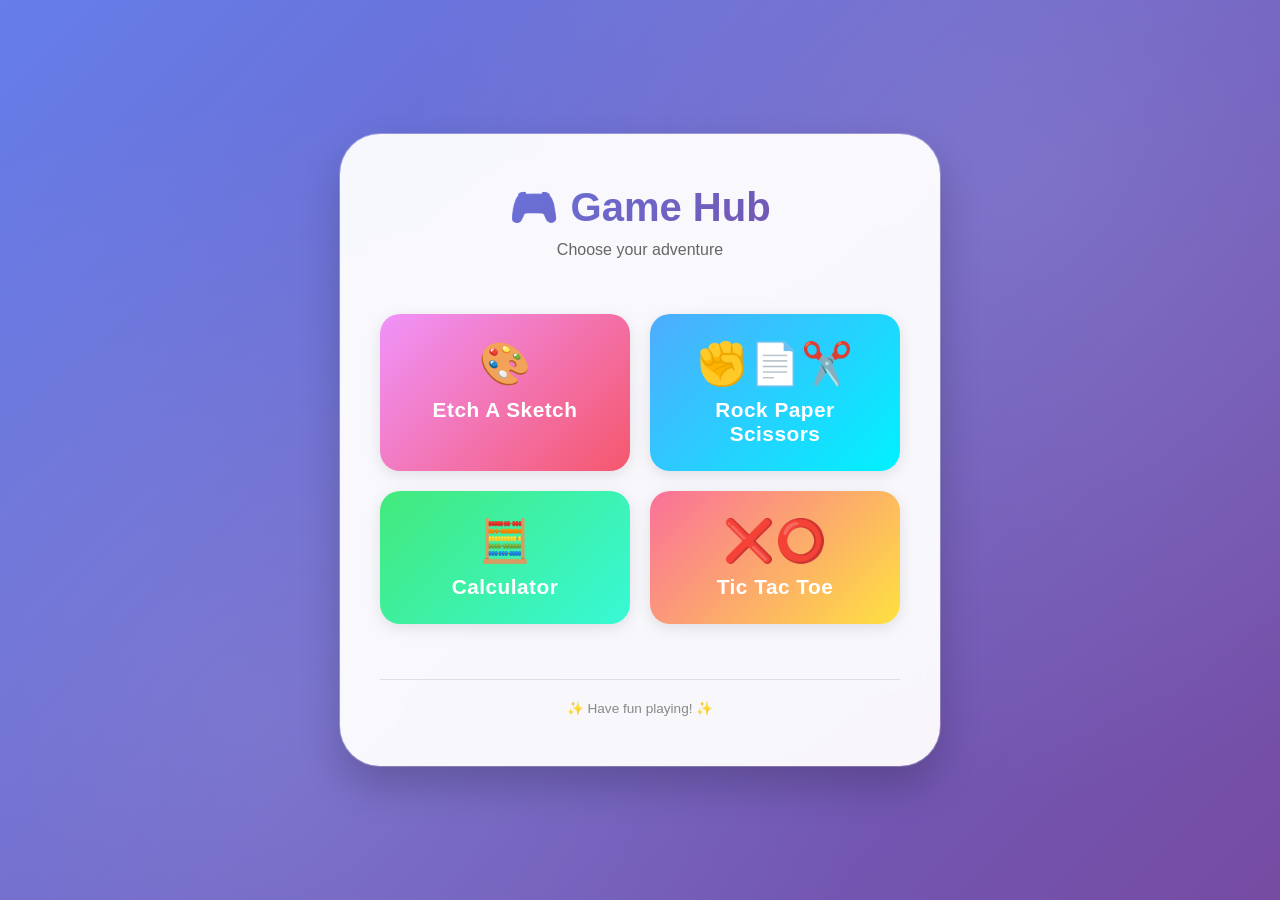
<file: index.html>
<!doctype html>
<html lang="en">
  <head>
    <meta charset="UTF-8" />
    <meta name="viewport" content="width=device-width, initial-scale=1.0" />
    <title>Game Hub | Fun Collection</title>
    <link rel="stylesheet" href="index.css" />
  </head>
  <body>
    <div class="container">
      <div class="header">
        <h1>🎮 Game Hub</h1>
        <p>Choose your adventure</p>
      </div>

      <div class="games-grid">
        <a href="./pages/etch.html">
          <span class="game-icon">🎨</span>
          <span class="game-name">Etch A Sketch</span>
        </a>

        <a href="./pages/rpc.html">
          <span class="game-icon">✊📄✂️</span>
          <span class="game-name">Rock Paper Scissors</span>
        </a>

        <a href="./pages/calculator.html">
          <span class="game-icon">🧮</span>
          <span class="game-name">Calculator</span>
        </a>

        <a href="./pages/tictactoe.html">
          <span class="game-icon">❌⭕</span>
          <span class="game-name">Tic Tac Toe</span>
        </a>
      </div>

      <div class="footer">✨ Have fun playing! ✨</div>
    </div>
  </body>
</html>
</file>
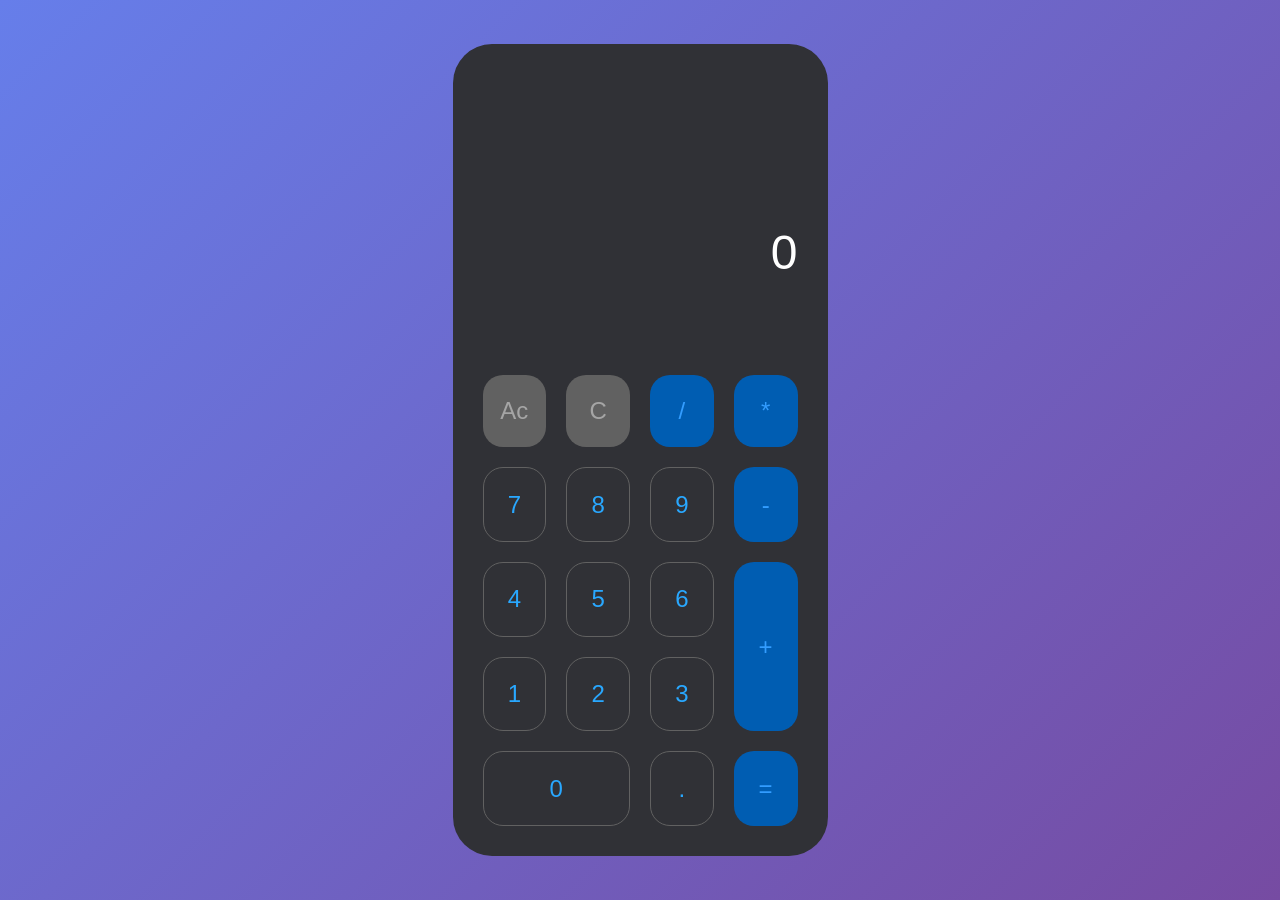
<file: pages/calculator.html>
<!DOCTYPE html>
<html lang="en">
  <head>
    <meta charset="UTF-8" />
    <meta name="viewport" content="width=device-width, initial-scale=1.0" />
    <link rel="stylesheet" href="../styles/calculator.css" />
    <title>Oracle Calculator</title>
  </head>
  <body>
    <div class="container">
      <div class="screen">
        <div class="inputs"></div>
        <div class="result">0</div>
      </div>
      <div class="buttons">
        <button class="special">Ac</button>
        <button class="special">C</button>
        <button class="symbol">/</button>
        <button class="symbol">*</button>
        <button class="number">7</button>
        <button class="number">8</button>
        <button class="number">9</button>
        <button class="symbol">-</button>
        <button class="number">4</button>
        <button class="number">5</button>
        <button class="number">6</button>
        <button class="span_row symbol">+</button>
        <button class="number">1</button>
        <button class="number">2</button>
        <button class="number">3</button>
        <button class="span_col number">0</button>
        <button class="number">.</button>
        <button class="symbol">=</button>
      </div>
    </div>
    <script src="../scripts/calculator.js"></script>
  </body>
</html>
</file>
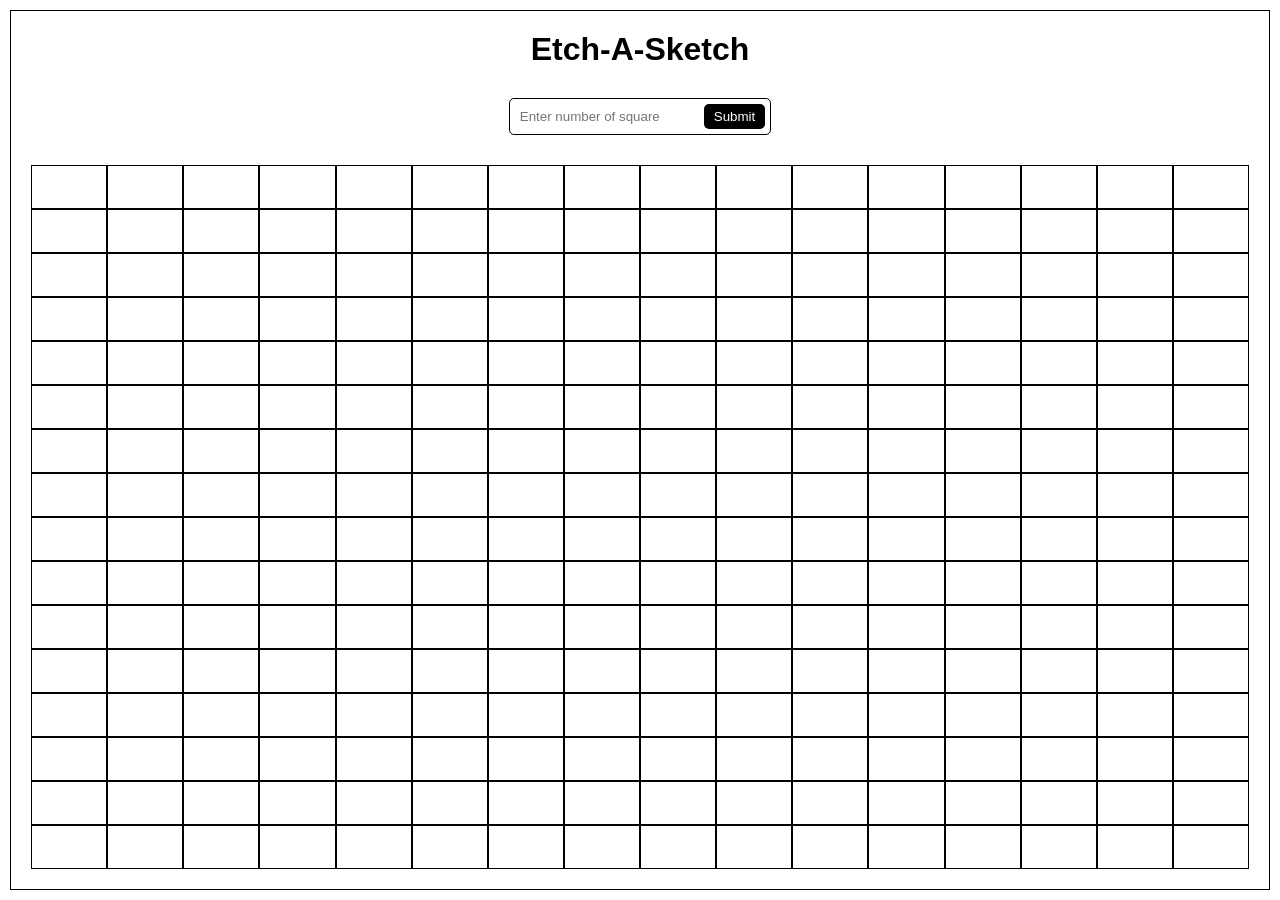
<file: pages/etch.html>
<!doctype html>
<html lang="en">
  <head>
    <meta charset="UTF-8" />
    <meta name="viewport" content="width=device-width, initial-scale=1.0" />
    <link rel="stylesheet" href="../styles/etch.css" />
    <title>Etch-A-Sketch</title>
  </head>
  <body>
    <div class="container">
      <h1>Etch-A-Sketch</h1>
      <form class="userInput">
        <input
          type="text"
          name="size"
          id="size"
          placeholder="Enter number of square"
        />
        <button type="submit">Submit</button>
      </form>
      <div class="etch"></div>
    </div>
    <script src="../scripts/etch.js"></script>
  </body>
</html>
</file>
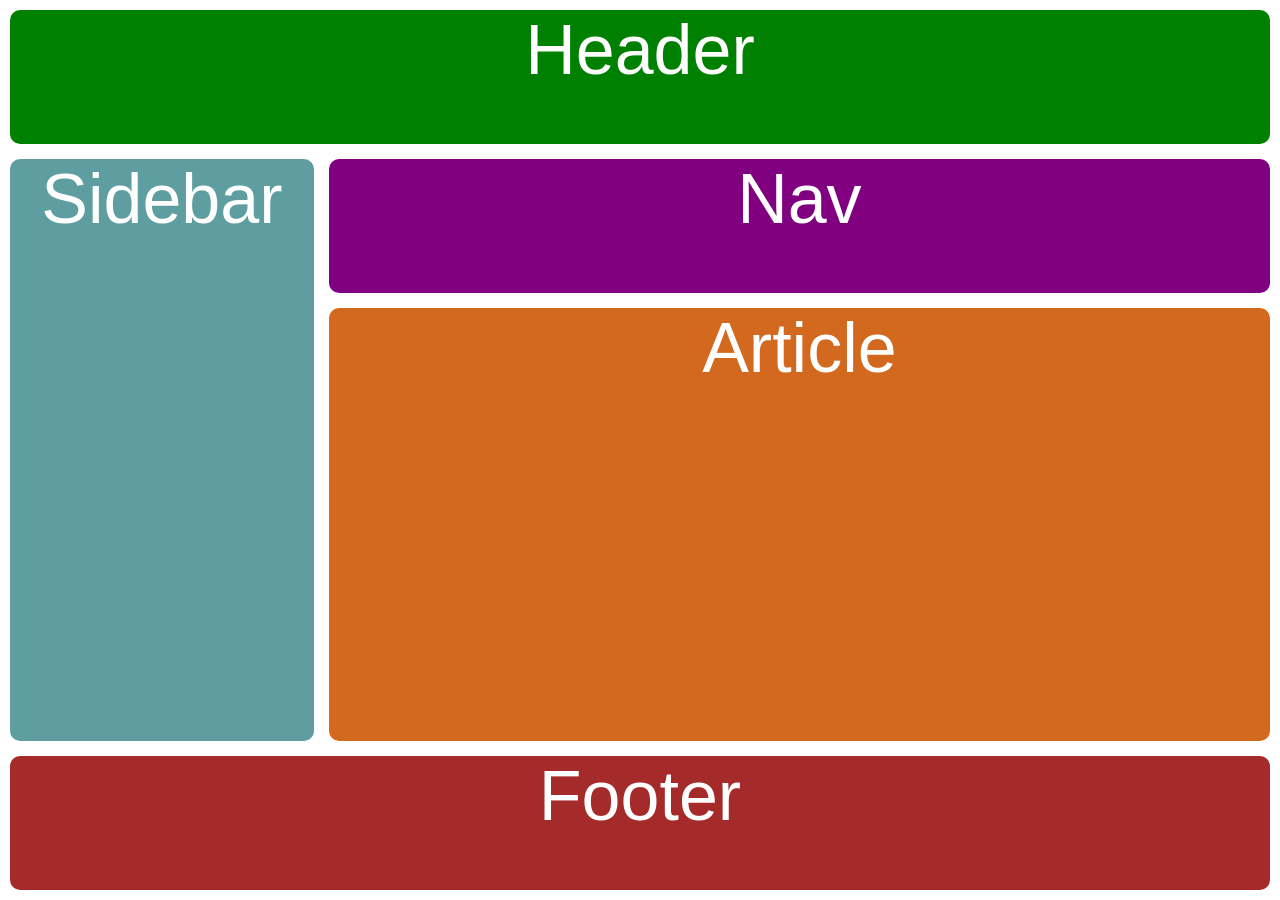
<file: pages/grail.html>
<!DOCTYPE html>
<html lang="en">
  <head>
    <meta charset="UTF-8" />
    <meta name="viewport" content="width=device-width, initial-scale=1.0" />
    <link rel="stylesheet" href="../styles/grail.css" />
    <title>Basic Holy Grail</title>
  </head>
  <body>
    <div class="main-container">
      <div class="header">Header</div>
      <div class="sidebar">Sidebar</div>
      <div class="navbar">Nav</div>
      <div class="main">Article</div>
      <div class="footer">Footer</div>
    </div>
  </body>
</html>
</file>
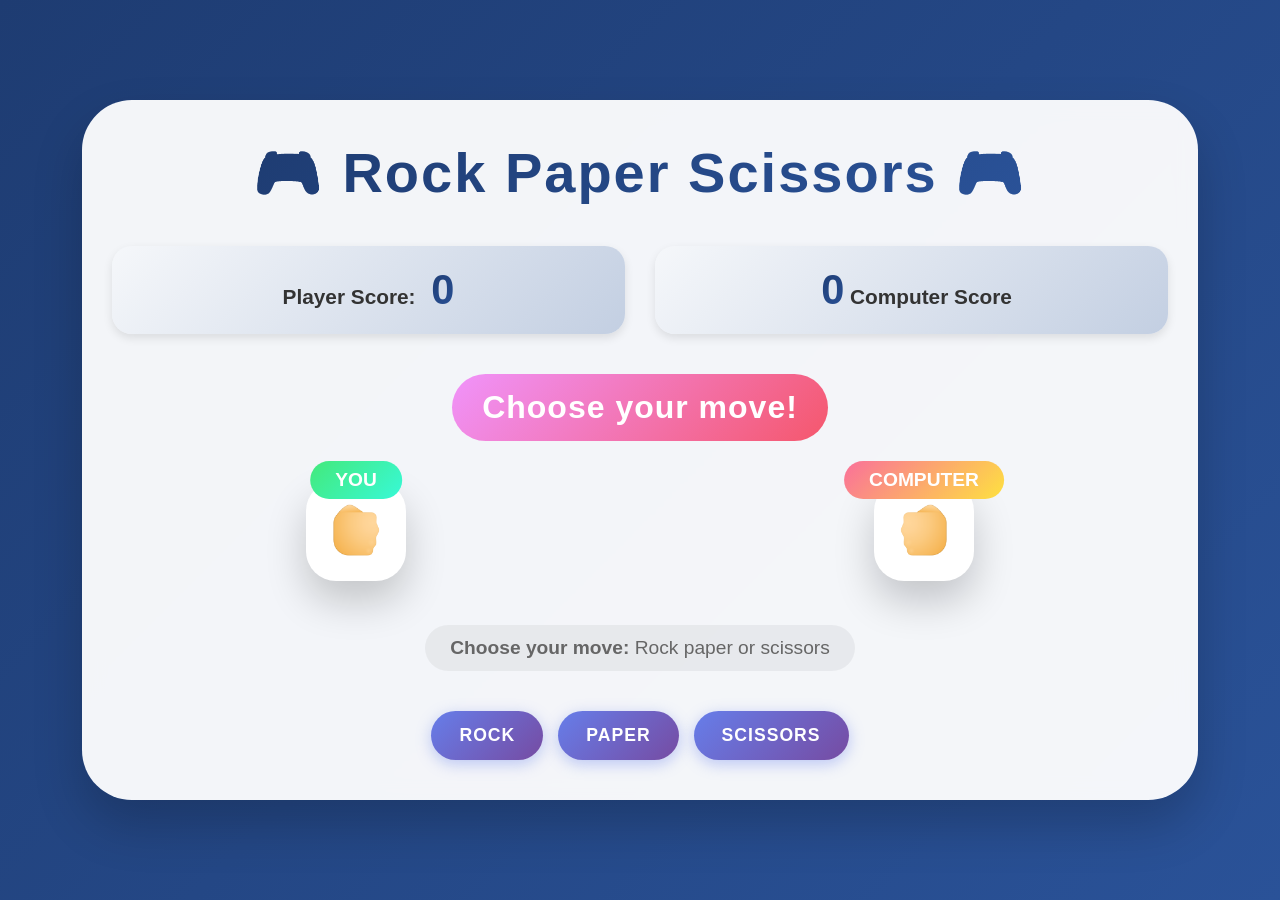
<file: pages/rpc.html>
<!doctype html>
<html lang="en">
  <head>
    <meta charset="UTF-8" />
    <meta name="viewport" content="width=device-width, initial-scale=1.0" />
    <link rel="stylesheet" href="../styles/rpc.css" />
    <title>Rock || Paper || Scissors</title>
  </head>
  <body>
    <div class="game_container">
      <h1 class="title">🎮 Rock Paper Scissors 🎮</h1>
      <div class="scores">
        <p>Player Score: <span id="p_score">0</span></p>
        <p><span id="c_score">0</span> Computer Score</p>
      </div>
      <h1 class="win">Choose your move!</h1>
      <div class="frame">
        <div class="player_frame">
          <img id="p_frame" src="../assets/rpc/p_rock.png" alt="pla" />
        </div>
        <div class="computer_frame">
          <img id="c_frame" src="../assets/rpc/c_rock.png" alt="com" />
        </div>
      </div>
      <p><b>Choose your move:</b> Rock paper or scissors</p>
      <div class="play_button">
        <button class="rpc">ROCK</button>
        <button class="rpc">PAPER</button>
        <button class="rpc">SCISSORS</button>
        <button class="new">PLAY AGAIN</button>
      </div>
    </div>
    <script src="../scripts/rpc.js"></script>
  </body>
</html>
</file>
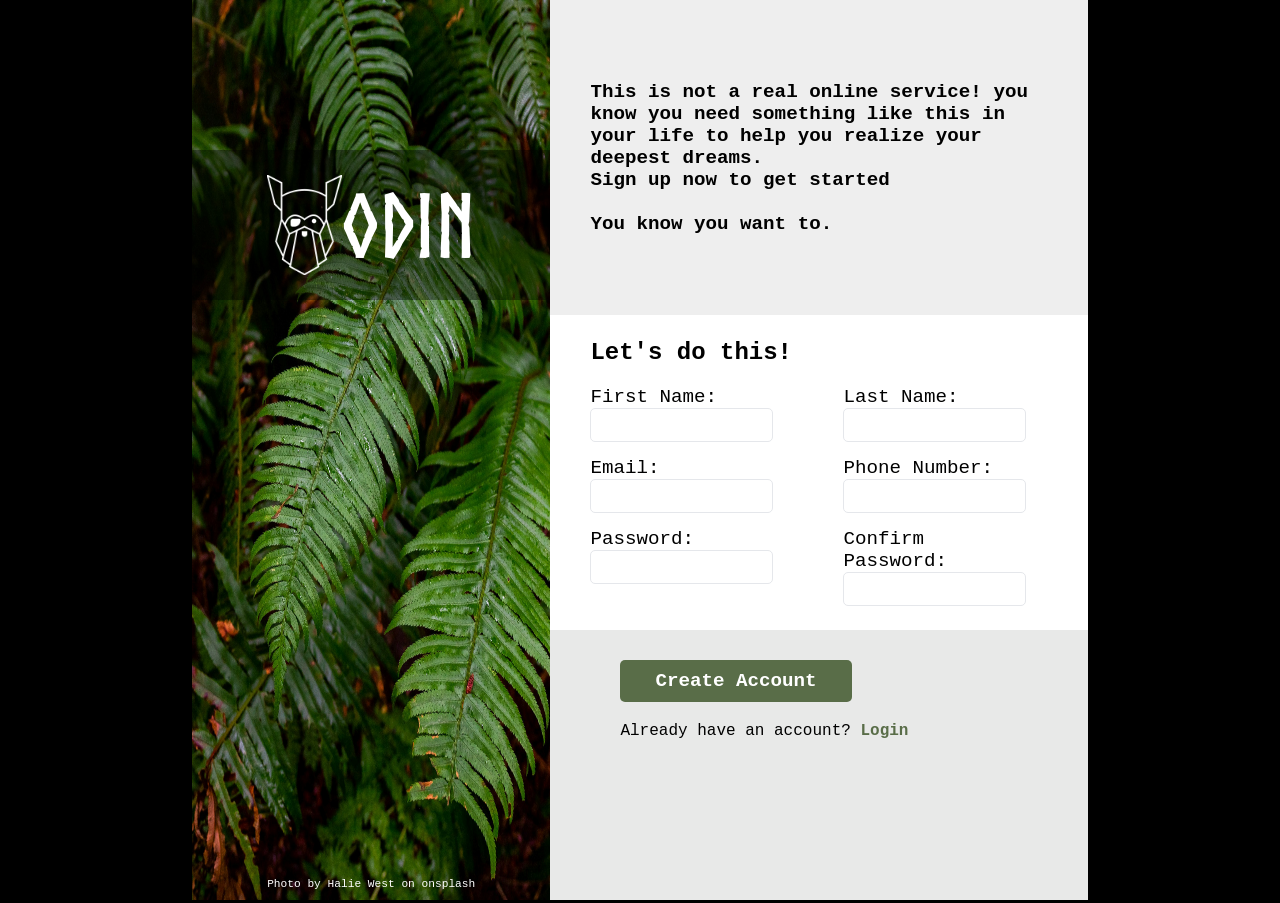
<file: pages/signup.html>
<!DOCTYPE html>
<html lang="en">
  <head>
    <meta charset="UTF-8" />
    <meta name="viewport" content="width=device-width, initial-scale=1.0" />
    <link rel="stylesheet" href="../styles/signup.css" />
    <title>signup form</title>
  </head>
  <body>
    <div class="main-containier">
      <div class="left-container">
        <div class="image-container">
          <img
            src="../assets/signup-form/halie-west-25xggax4bSA-unsplash.jpg"
            alt="cover"
          />
        </div>
        <div class="logo">
          <img src="../assets/signup-form/odin-lined.png" alt="odin-logo" />
          <h1>ODIN</h1>
        </div>
        <div class="footer">
          <p>Photo by Halie West on onsplash</p>
        </div>
      </div>
      <div class="right-container">
        <div class="form-hero">
          <p>
            This is not a real online service! you know you need something like
            this in your life to help you realize your deepest dreams. <br />
            Sign up now to get started <br />
            <br />You know you want to.
          </p>
        </div>
        <div class="form-main">
          <p>Let's do this!</p>
          <form action="#">
            <div>
              <label for="firstname">First Name:</label>
              <input type="text" name="firstname" id="firstname" />
            </div>

            <div>
              <label for="lastname">Last Name:</label>
              <input type="text" name="lastname" id="lastname" />
            </div>

            <div>
              <label for="email">Email:</label>
              <input type="email" name="email" id="email" />
            </div>
            <div>
              <label for="phonenumber">Phone Number:</label>
              <input type="number" name="phonenumber" id="phonenumber" />
            </div>

            <div>
              <label for="pasword">Password:</label>
              <input type="password" name="password" id="password" />
            </div>

            <div>
              <label for="confirmpassword">Confirm Password:</label>
              <input
                type="password"
                name="confirmpassword"
                id="confirmpassword"
              />
            </div>
          </form>
        </div>
        <div class="form-footer">
          <div>
            <button>Create Account</button>
          </div>
          <p>Already have an account? <a href="#">Login</a></p>
        </div>
      </div>
    </div>
  </body>
</html>
</file>
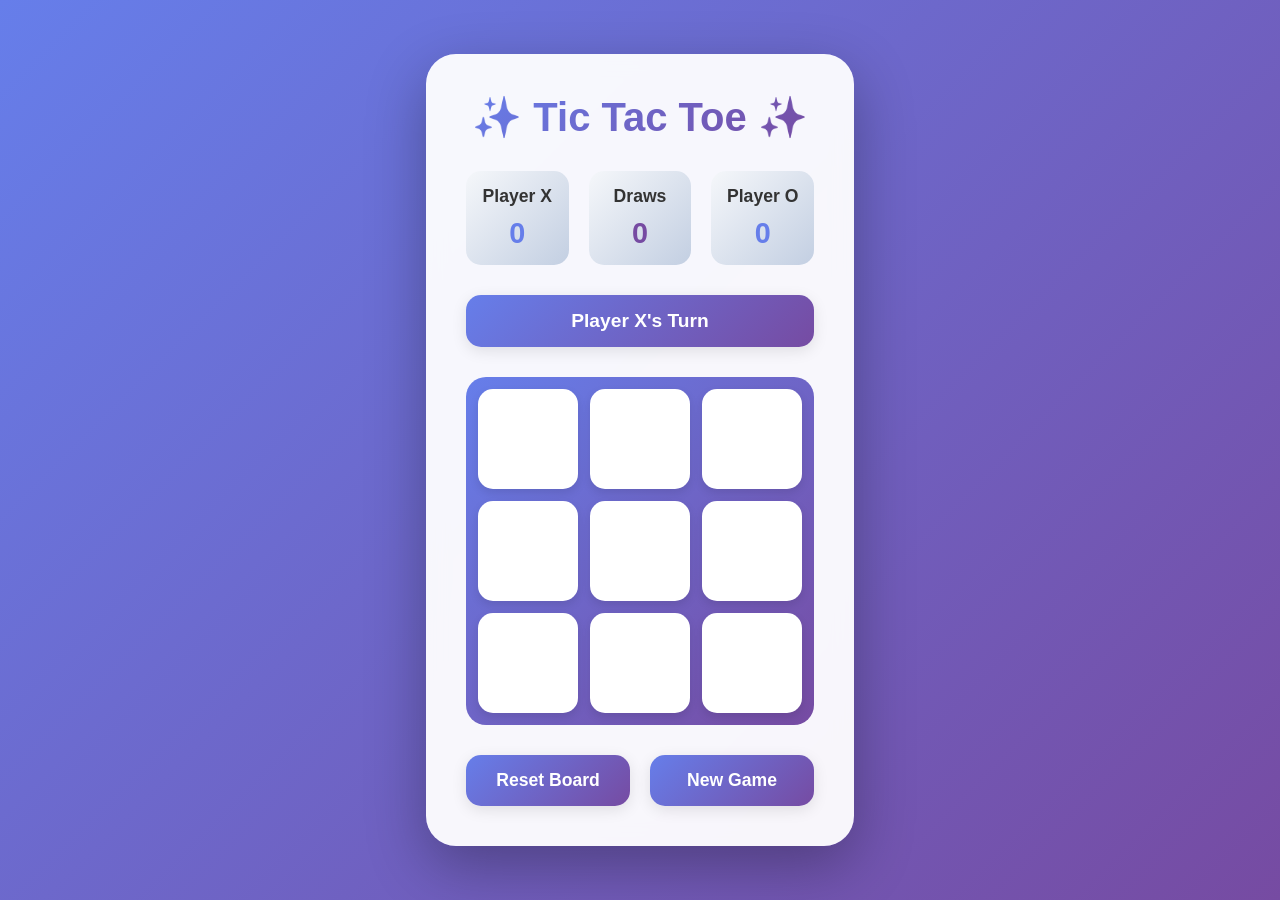
<file: pages/tictactoe.html>
<!doctype html>
<html lang="en">
  <head>
    <meta charset="UTF-8" />
    <meta name="viewport" content="width=device-width, initial-scale=1.0" />
    <title>Tic Tac Toe</title>
    <link rel="stylesheet" href="../styles/tictactoe.css" />
    <script defer src="../scripts/tictactoe.js"></script>
  </head>
  <body>
    <div class="container">
      <h1>✨ Tic Tac Toe ✨</h1>

      <div class="scoreboard">
        <div class="score-card">
          <h3>Player X</h3>
          <p class="player-x-score">0</p>
        </div>
        <div class="score-card draw">
          <h3>Draws</h3>
          <p class="draw-score">0</p>
        </div>
        <div class="score-card">
          <h3>Player O</h3>
          <p class="player-o-score">0</p>
        </div>
      </div>

      <div class="status">Player X's Turn</div>

      <div class="game-board">
        <div class="cell" id="0"></div>
        <div class="cell" id="1"></div>
        <div class="cell" id="2"></div>
        <div class="cell" id="3"></div>
        <div class="cell" id="4"></div>
        <div class="cell" id="5"></div>
        <div class="cell" id="6"></div>
        <div class="cell" id="7"></div>
        <div class="cell" id="8"></div>
        <div class="overlay"></div>
      </div>

      <div class="reset-container">
        <button class="reset-btn">Reset Board</button>
        <button class="new-btn">New Game</button>
      </div>
    </div>
  </body>
</html>
</file>
<file: index.css>
* {
  padding: 0;
  margin: 0;
  box-sizing: border-box;
}

body {
  width: 100%;
  min-height: 100vh;
  display: flex;
  align-items: center;
  justify-content: center;
  font-family: "Segoe UI", "Poppins", "Arial", sans-serif;
  background: linear-gradient(135deg, #667eea 0%, #764ba2 100%);
  position: relative;
  overflow: hidden;
}

/* Animated background bubbles */
body::before {
  content: "";
  position: absolute;
  width: 100%;
  height: 100%;
  background:
    radial-gradient(
      circle at 20% 80%,
      rgba(255, 255, 255, 0.1) 0%,
      transparent 50%
    ),
    radial-gradient(
      circle at 80% 20%,
      rgba(255, 255, 255, 0.1) 0%,
      transparent 50%
    );
  pointer-events: none;
}

.container {
  position: relative;
  width: 90%;
  max-width: 600px;
  padding: 50px 40px;
  display: flex;
  flex-direction: column;
  gap: 25px;
  background: rgba(255, 255, 255, 0.95);
  border-radius: 40px;
  box-shadow:
    0 20px 40px rgba(0, 0, 0, 0.2),
    0 0 0 1px rgba(255, 255, 255, 0.3);
  backdrop-filter: blur(10px);
  animation: fadeInUp 0.6s ease-out;
}

@keyframes fadeInUp {
  from {
    opacity: 0;
    transform: translateY(30px);
  }
  to {
    opacity: 1;
    transform: translateY(0);
  }
}

/* Header section */
.header {
  text-align: center;
  margin-bottom: 20px;
}

.header h1 {
  font-size: 2.5em;
  background: linear-gradient(135deg, #667eea 0%, #764ba2 100%);
  -webkit-background-clip: text;
  -webkit-text-fill-color: transparent;
  background-clip: text;
  margin-bottom: 10px;
}

.header p {
  color: #666;
  font-size: 1em;
}

/* Game links grid */
.games-grid {
  display: grid;
  grid-template-columns: repeat(auto-fit, minmax(240px, 1fr));
  gap: 20px;
  margin: 10px 0;
}

a {
  padding: 25px 20px;
  text-decoration: none;
  background: linear-gradient(135deg, #667eea 0%, #764ba2 100%);
  color: white;
  font-weight: 700;
  font-size: 1.3em;
  border-radius: 20px;
  text-align: center;
  transition: all 0.3s cubic-bezier(0.4, 0, 0.2, 1);
  position: relative;
  overflow: hidden;
  box-shadow: 0 4px 15px rgba(0, 0, 0, 0.1);
  letter-spacing: 0.5px;
}

/* Game-specific colors */
a:nth-child(1) {
  background: linear-gradient(135deg, #f093fb 0%, #f5576c 100%);
}

a:nth-child(2) {
  background: linear-gradient(135deg, #4facfe 0%, #00f2fe 100%);
}

a:nth-child(3) {
  background: linear-gradient(135deg, #43e97b 0%, #38f9d7 100%);
}

a:nth-child(4) {
  background: linear-gradient(135deg, #fa709a 0%, #fee140 100%);
}

/* Hover effects */
a::before {
  content: "";
  position: absolute;
  top: 50%;
  left: 50%;
  width: 0;
  height: 0;
  border-radius: 50%;
  background: rgba(255, 255, 255, 0.3);
  transform: translate(-50%, -50%);
  transition:
    width 0.6s,
    height 0.6s;
}

a:hover::before {
  width: 300px;
  height: 300px;
}

a:hover {
  transform: translateY(-5px);
  box-shadow: 0 8px 25px rgba(0, 0, 0, 0.2);
}

a:active {
  transform: translateY(0);
}

/* Game icons */
.game-icon {
  font-size: 2em;
  display: block;
  margin-bottom: 10px;
}

.game-name {
  position: relative;
  z-index: 1;
}

/* Footer */
.footer {
  text-align: center;
  margin-top: 20px;
  padding-top: 20px;
  border-top: 1px solid rgba(0, 0, 0, 0.1);
  color: #888;
  font-size: 0.85em;
}

/* Responsive design */
@media (max-width: 640px) {
  .container {
    padding: 30px 25px;
    gap: 20px;
  }

  .header h1 {
    font-size: 1.8em;
  }

  .games-grid {
    grid-template-columns: 1fr;
    gap: 15px;
  }

  a {
    padding: 20px;
    font-size: 1.1em;
  }

  .game-icon {
    font-size: 1.5em;
  }
}

/* Hover glow effect */
@keyframes glow {
  0%,
  100% {
    box-shadow: 0 0 5px rgba(102, 126, 234, 0.5);
  }
  50% {
    box-shadow: 0 0 20px rgba(102, 126, 234, 0.8);
  }
}

/* Optional: Add floating animation to container */
.container {
  animation:
    fadeInUp 0.6s ease-out,
    float 6s ease-in-out infinite;
}

@keyframes float {
  0%,
  100% {
    transform: translateY(0px);
  }
  50% {
    transform: translateY(-10px);
  }
}
</file>
<file: styles/calculator.css>
* {
  padding: 0;
  margin: 0;
  box-sizing: border-box;
}

body {
  width: 100%;
  height: 100vh;
  font-family: Arial, Helvetica, sans-serif;
  background: linear-gradient(135deg, #667eea 0%, #764ba2 100%);
  display: flex;
  align-items: center;
  justify-content: center;
}

.container {
  height: 812px;
  width: 375px;
  background-color: #303136;
  border-radius: 39px;
  padding: 30px;
}

.screen {
  height: 40%;
  display: flex;
  flex-direction: column;
  gap: 20px;
  align-items: center;
  justify-content: center;
}
.screen .inputs {
  width: 100%;
  height: 36px;
  color: #818181;
  display: flex;
  align-items: center;
  justify-content: end;
  font-size: 24px;
}
.screen .result {
  width: 100%;
  height: 72px;
  font-weight: 500;
  font-size: 48px;
  display: flex;
  align-items: center;
  justify-content: end;
  color: white;
}

.buttons {
  height: 60%;
  display: grid;
  grid-template-columns: repeat(4, 1fr);
  gap: 20px;
}

.buttons button {
  border-radius: 20px;
  font-weight: 500;
  font-size: 24px;
  cursor: pointer;
}

.span_row {
  grid-row: span 2;
}
.span_col {
  grid-column: span 2;
}

.number {
  background-color: #303136;
  color: #29a8ff;
  border: 1px solid #616161;
}

.symbol {
  background-color: #005db2;
  color: #339dff;
  border: none;
}

.special {
  background-color: #616161;
  color: #a5a5a5;
  border: none;
}
</file>
<file: styles/etch.css>
* {
  padding: 0;
  margin: 0;
  box-sizing: border-box;
}

body {
  padding: 10px;
  width: 100%;
  height: 100vh;
  font-family: Arial, Helvetica, sans-serif;
}

.container {
  border: 1px solid black;
  height: 100%;
  padding: 20px;
  display: flex;
  flex-direction: column;
  gap: 30px;
  align-items: center;
}

.userInput {
  display: flex;
  flex-direction: row;
  align-items: center;
  justify-content: center;
  width: fit-content;
  padding: 5px;
  gap: 10px;
  border: 1px solid black;
  border-radius: 5px;
}

.userInput input {
  border: none;
  outline: none;
  padding: 5px;
}

.userInput button {
  border: none;
  padding: 5px 10px;
  background-color: black;
  color: white;
  border-radius: 5px;
}

.etch {
  display: grid;
  width: 100%;
  height: 100%;
}

.sketch {
  border: 1px solid black;
}
</file>
<file: styles/grail.css>
* {
  box-sizing: border-box;
  margin: 0;
  padding: 0;
}

.main-container {
  width: 100%;
  height: 100vh;
  padding: 10px;
  display: grid;
  grid-template-columns: repeat(4, 1fr);
  grid-template-rows: repeat(6, 1fr);
  gap: 15px;
  font-family: "Segoe UI", Tahoma, Geneva, Verdana, sans-serif;
  color: white;
}

.header {
  background-color: green;
  border-radius: 10px;
  font-size: 70px;
  text-align: center;
  grid-column: 1 / 5;
}
.sidebar {
  background-color: cadetblue;
  border-radius: 10px;
  font-size: 70px;
  text-align: center;
  grid-row: 2 / 6;
}

.navbar {
  background-color: purple;
  border-radius: 10px;
  font-size: 70px;
  text-align: center;
  grid-column: 2 / 5;
}

.main {
  background-color: chocolate;
  border-radius: 10px;
  font-size: 70px;
  grid-row: 3 / 6;
  grid-column: 2 / 5;
  text-align: center;
}

.footer {
  background-color: brown;
  border-radius: 10px;
  font-size: 70px;
  text-align: center;
  grid-column: 1 / 5;
}
</file>
<file: styles/rpc.css>
* {
  padding: 0;
  margin: 0;
  box-sizing: border-box;
}

body {
  width: 100%;
  min-height: 100vh;
  display: flex;
  align-items: center;
  justify-content: center;
  font-family: "Segoe UI", "Poppins", "Arial", sans-serif;
  background: linear-gradient(135deg, #1e3c72 0%, #2a5298 100%);
  padding: 20px;
}

.game_container {
  width: 90%;
  max-width: 1200px;
  padding: 40px 30px;
  background: rgba(255, 255, 255, 0.95);
  border-radius: 50px;
  box-shadow: 0 25px 50px rgba(0, 0, 0, 0.2);
  backdrop-filter: blur(10px);
  display: flex;
  flex-direction: column;
  align-items: center;
  gap: 40px;
  transition: all 0.3s ease;
}

/* Title styling */
.title {
  font-size: 3.5em;
  background: linear-gradient(135deg, #1e3c72 0%, #2a5298 100%);
  -webkit-background-clip: text;
  -webkit-text-fill-color: transparent;
  background-clip: text;
  text-align: center;
  font-weight: 800;
  letter-spacing: 2px;
}

/* Scores container */
.scores {
  width: 100%;
  display: flex;
  justify-content: space-between;
  gap: 30px;
}

.scores p {
  flex: 1;
  text-align: center;
  padding: 20px;
  border-radius: 20px;
  background: linear-gradient(135deg, #f5f7fa 0%, #c3cfe2 100%);
  font-size: 1.3em;
  font-weight: 600;
  color: #333;
  box-shadow: 0 4px 10px rgba(0, 0, 0, 0.1);
  transition: transform 0.3s ease;
}

.scores p:hover {
  transform: translateY(-3px);
}

.scores span {
  font-size: 2em;
  font-weight: 800;
  background: linear-gradient(135deg, #1e3c72 0%, #2a5298 100%);
  -webkit-background-clip: text;
  -webkit-text-fill-color: transparent;
  background-clip: text;
  margin-left: 10px;
}

/* Winner message */
.win {
  font-size: 2em;
  font-weight: bold;
  text-align: center;
  padding: 15px 30px;
  border-radius: 60px;
  background: linear-gradient(135deg, #f093fb 0%, #f5576c 100%);
  color: white;
  letter-spacing: 1px;
  min-width: 300px;
}

/* Game frames */
.frame {
  display: flex;
  flex-direction: row;
  align-items: center;
  justify-content: center;
  gap: 80px;
  /* flex-wrap: wrap; */
  width: 100%;
}

.player_frame,
.computer_frame {
  flex: 1;
  min-width: 250px;
  text-align: center;
  position: relative;
}

.player_frame::before,
.computer_frame::before {
  content: "";
  position: absolute;
  top: -20px;
  left: 50%;
  transform: translateX(-50%);
  font-size: 1.2em;
  font-weight: bold;
  padding: 8px 25px;
  border-radius: 30px;
  color: white;
  white-space: nowrap;
}

.player_frame::before {
  content: "YOU";
  background: linear-gradient(135deg, #43e97b 0%, #38f9d7 100%);
}

.computer_frame::before {
  content: "COMPUTER";
  background: linear-gradient(135deg, #fa709a 0%, #fee140 100%);
}

.player_frame img,
.computer_frame img {
  width: 100%;
  max-width: 100px;
  height: auto;
  border-radius: 30px;
  box-shadow: 0 20px 40px rgba(0, 0, 0, 0.2);
  background: white;
  padding: 20px;
  transition: all 0.3s ease;
}

.player_frame img:hover {
  transform: scale(1.05);
}

/* Instruction text */
.game_container > p {
  font-size: 1.2em;
  color: #666;
  text-align: center;
  background: rgba(0, 0, 0, 0.05);
  padding: 12px 25px;
  border-radius: 40px;
}

/* Buttons container */
.play_button {
  display: flex;
  flex-wrap: wrap;
  align-items: center;
  justify-content: center;
  gap: 15px;
  width: 100%;
}

.play_button button {
  padding: 14px 28px;
  font-size: 1.1em;
  font-weight: bold;
  border: none;
  border-radius: 50px;
  cursor: pointer;
  transition: all 0.3s ease;
  letter-spacing: 1px;
}

/* Game choice buttons */
.rpc {
  background: linear-gradient(135deg, #667eea 0%, #764ba2 100%);
  color: white;
  box-shadow: 0 4px 15px rgba(102, 126, 234, 0.4);
}

.rpc:hover {
  transform: translateY(-3px);
  box-shadow: 0 8px 25px rgba(102, 126, 234, 0.6);
}

/* New game button */
.new {
  background: linear-gradient(135deg, #f093fb 0%, #f5576c 100%);
  color: white;
  box-shadow: 0 4px 15px rgba(240, 147, 251, 0.4);
}

.new:hover {
  transform: translateY(-3px);
  box-shadow: 0 8px 25px rgba(240, 147, 251, 0.6);
}

.play_button button:active {
  transform: translateY(0);
}

/* Responsive design */
@media (max-width: 768px) {
  .game_container {
    padding: 30px 20px;
    gap: 30px;
  }

  .title {
    font-size: 2.2em;
  }

  .scores p {
    font-size: 1em;
    padding: 15px;
  }

  .scores span {
    font-size: 1.5em;
  }

  .win {
    font-size: 1.3em;
    padding: 10px 20px;
    min-width: 250px;
  }

  .frame {
    gap: 40px;
  }

  .player_frame,
  .computer_frame {
    min-width: 200px;
  }

  .player_frame img,
  .computer_frame img {
    max-width: 75px;
  }

  .play_button button {
    padding: 12px 20px;
    font-size: 0.9em;
  }
}

@media (max-width: 580px) {
  .scores {
    flex-direction: column;
    gap: 15px;
  }

  .frame {
    /* flex-direction: column; */
    gap: 10px;
  }

  .player_frame::before,
  .computer_frame::before {
    font-size: 0.9em;
    padding: 6px 18px;
    top: -15px;
  }

  .title {
    font-size: 1.8em;
  }

  .game_container > p {
    font-size: 1em;
  }

  .win {
    font-size: 1.1em;
    min-width: 200px;
  }
}

/* Floating animation for images */
@keyframes float {
  0%,
  100% {
    transform: translateY(0px);
  }
  50% {
    transform: translateY(-8px);
  }
}

.player_frame img,
.computer_frame img {
  animation: float 3s ease-in-out infinite;
}

.computer_frame img {
  animation-delay: 1.5s;
}
</file>
<file: styles/signup.css>
* {
  margin: 0;
  padding: 0;
  box-sizing: border-box;
}

@font-face {
  font-family: Norse;
  src: url(../assets/signup-form/Norse-Bold.otf);
  font-weight: bold;
}

:root {
  --odin-font: "Norse";
  --primary-color: #596d48;
  --border-color: #e5e7eb;
}

body {
  background-color: black;
  font-family: monospace;
}

.main-containier {
  display: flex;
  width: 70%;
  height: 100vh;
  margin: 0 auto;
}

.left-container {
  position: relative;
  width: 40%;
}

.image-container {
  width: 100%;
}

.image-container img {
  width: 100%;
  height: 100vh;
}

.logo {
  width: 100%;
  height: 150px;
  background-color: rgba(0, 0, 0, 0.4);
  position: absolute;
  top: 150px;
  display: flex;
  flex-direction: row;
  justify-content: center;
  align-items: center;
}

.footer {
  position: absolute;
  bottom: 10px;
  width: 100%;
  text-align: center;
  color: white;
}

.footer p {
  font-size: 0.7rem;
}

.logo img {
  height: 100px;
}

.logo h1 {
  font-family: var(--odin-font);
  color: white;
  font-size: 5.5rem;
}

.right-container {
  width: 60%;
}

.form-hero {
  width: 100%;
  height: 35%;
  background-color: #eeeeee;
  padding: 0 40px;
  display: flex;
  align-items: center;
}

.form-hero p {
  font-size: 1.2rem;
  font-weight: 700;
  color: black;
}

.form-main {
  width: 100%;
  height: 35%;
  padding: 40px;
  background-color: white;
  display: flex;
  flex-direction: column;
  justify-content: center;
  gap: 20px;
}

.form-main p {
  font-size: 1.5rem;
  font-weight: 700;
  color: black;
}

.form-main form {
  display: flex;
  flex-direction: row;
  width: 100%;
  flex-wrap: wrap;
  font-size: 1.2rem;
  gap: 15px 70px;
}

.form-main form input {
  width: 100%;
  padding: 7px;
  border: 1px solid var(--border-color);
  font-size: 1rem;
  font-weight: 500;
  border-radius: 5px;
}

form div {
  width: 40%;
  display: flex;
  flex-direction: column;
}

input:focus {
  outline: 1px solid #3673e4;
  box-shadow: 2px 5px 5px #e5e7eb;
}

.form-footer {
  width: 100%;
  height: 30%;
  padding: 30px 70px;
  background-color: #e8e9e8;
  display: flex;
  flex-direction: column;
  gap: 20px;
}

.form-footer button {
  padding: 10px 35px;
  border: none;
  background-color: var(--primary-color);
  font-size: 1.2rem;
  color: white;
  font-weight: 700;
  font-family: monospace;
  border-radius: 5px;
}

.form-footer button:hover {
  background-color: #3e4b32;
  cursor: pointer;
}

.form-footer p {
  font-size: 1rem;
}

.form-footer p a {
  text-decoration: none;
  color: var(--primary-color);
  font-weight: 700;
}

.form-footer p a:hover {
  text-decoration: underline;
}
</file>
<file: styles/tictactoe.css>
* {
  margin: 0;
  padding: 0;
  box-sizing: border-box;
}

body {
  font-family: "Segoe UI", Tahoma, Geneva, Verdana, sans-serif;
  background: linear-gradient(135deg, #667eea 0%, #764ba2 100%);
  min-height: 100vh;
  display: flex;
  justify-content: center;
  align-items: center;
  padding: 20px;
}

.container {
  background: rgba(255, 255, 255, 0.95);
  border-radius: 30px;
  padding: 40px;
  box-shadow: 0 20px 60px rgba(0, 0, 0, 0.3);
  backdrop-filter: blur(10px);
  animation: fadeIn 0.5s ease-out;
}

@keyframes fadeIn {
  from {
    opacity: 0;
    transform: translateY(-20px);
  }
  to {
    opacity: 1;
    transform: translateY(0);
  }
}

h1 {
  text-align: center;
  color: #333;
  margin-bottom: 30px;
  font-size: 2.5em;
  background: linear-gradient(135deg, #667eea 0%, #764ba2 100%);
  -webkit-background-clip: text;
  -webkit-text-fill-color: transparent;
  background-clip: text;
}

.status {
  text-align: center;
  margin-bottom: 30px;
  padding: 15px;
  background: linear-gradient(135deg, #667eea 0%, #764ba2 100%);
  border-radius: 15px;
  color: white;
  font-size: 1.2em;
  font-weight: bold;
  box-shadow: 0 4px 15px rgba(0, 0, 0, 0.1);
}

.game-board {
  display: grid;
  position: relative;
  grid-template-columns: repeat(3, 1fr);
  gap: 12px;
  background: linear-gradient(135deg, #667eea 0%, #764ba2 100%);
  padding: 12px;
  border-radius: 20px;
  margin-bottom: 30px;
}

.overlay {
  position: absolute;
  inset: 0;
  background: rgba(255, 255, 255, 0.2);
  display: none;
}

.cell {
  width: 100px;
  height: 100px;
  background: white;
  border-radius: 15px;
  display: flex;
  align-items: center;
  justify-content: center;
  font-size: 3em;
  font-weight: bold;
  cursor: pointer;
  transition: all 0.3s ease;
  box-shadow: 0 4px 10px rgba(0, 0, 0, 0.1);
  color: #667eea;
}

.cell:hover {
  transform: scale(1.05);
  box-shadow: 0 8px 20px rgba(0, 0, 0, 0.2);
  background: #f8f9fa;
}

/* X and O styling */
.cell[data-value="X"] {
  color: #667eea;
}

.cell[data-value="O"] {
  color: #764ba2;
}

/* Winning cell animation */
.cell.winning {
  animation: winnerPulse 0.5s ease-in-out infinite;
  background: linear-gradient(135deg, #ffd89b 0%, #c7e9fb 100%);
}

@keyframes winnerPulse {
  0%,
  100% {
    transform: scale(1);
    box-shadow: 0 0 0 0 rgba(102, 126, 234, 0.7);
  }
  50% {
    transform: scale(1.02);
    box-shadow: 0 0 0 10px rgba(102, 126, 234, 0);
  }
}

.reset-container {
  display: flex;
  justify-content: center;
  gap: 20px;
}

.reset-btn,
.new-btn {
  display: block;
  width: 100%;
  padding: 15px;
  font-size: 1.1em;
  font-weight: bold;
  background: linear-gradient(135deg, #667eea 0%, #764ba2 100%);
  color: white;
  border: none;
  border-radius: 15px;
  cursor: pointer;
  transition: all 0.3s ease;
  box-shadow: 0 4px 15px rgba(0, 0, 0, 0.1);
}

.reset-btn:hover,
.new-btn:hover {
  transform: translateY(-2px);
  box-shadow: 0 8px 25px rgba(0, 0, 0, 0.2);
}

.reset-btn:active,
.new-btn:active {
  transform: translateY(0);
}

.scoreboard {
  display: flex;
  justify-content: space-between;
  margin-bottom: 30px;
  gap: 20px;
}

.score-card {
  flex: 1;
  text-align: center;
  padding: 15px;
  background: linear-gradient(135deg, #f5f7fa 0%, #c3cfe2 100%);
  border-radius: 15px;
  transition: all 0.3s ease;
}

.score-card h3 {
  color: #333;
  margin-bottom: 10px;
  font-size: 1.1em;
}

.score-card p {
  font-size: 1.8em;
  font-weight: bold;
  color: #667eea;
}

.score-card.draw p {
  color: #764ba2;
}

@media (max-width: 480px) {
  .container {
    padding: 20px;
  }

  .cell {
    width: 80px;
    height: 80px;
    font-size: 2.5em;
  }

  h1 {
    font-size: 1.8em;
  }
}
</file>
